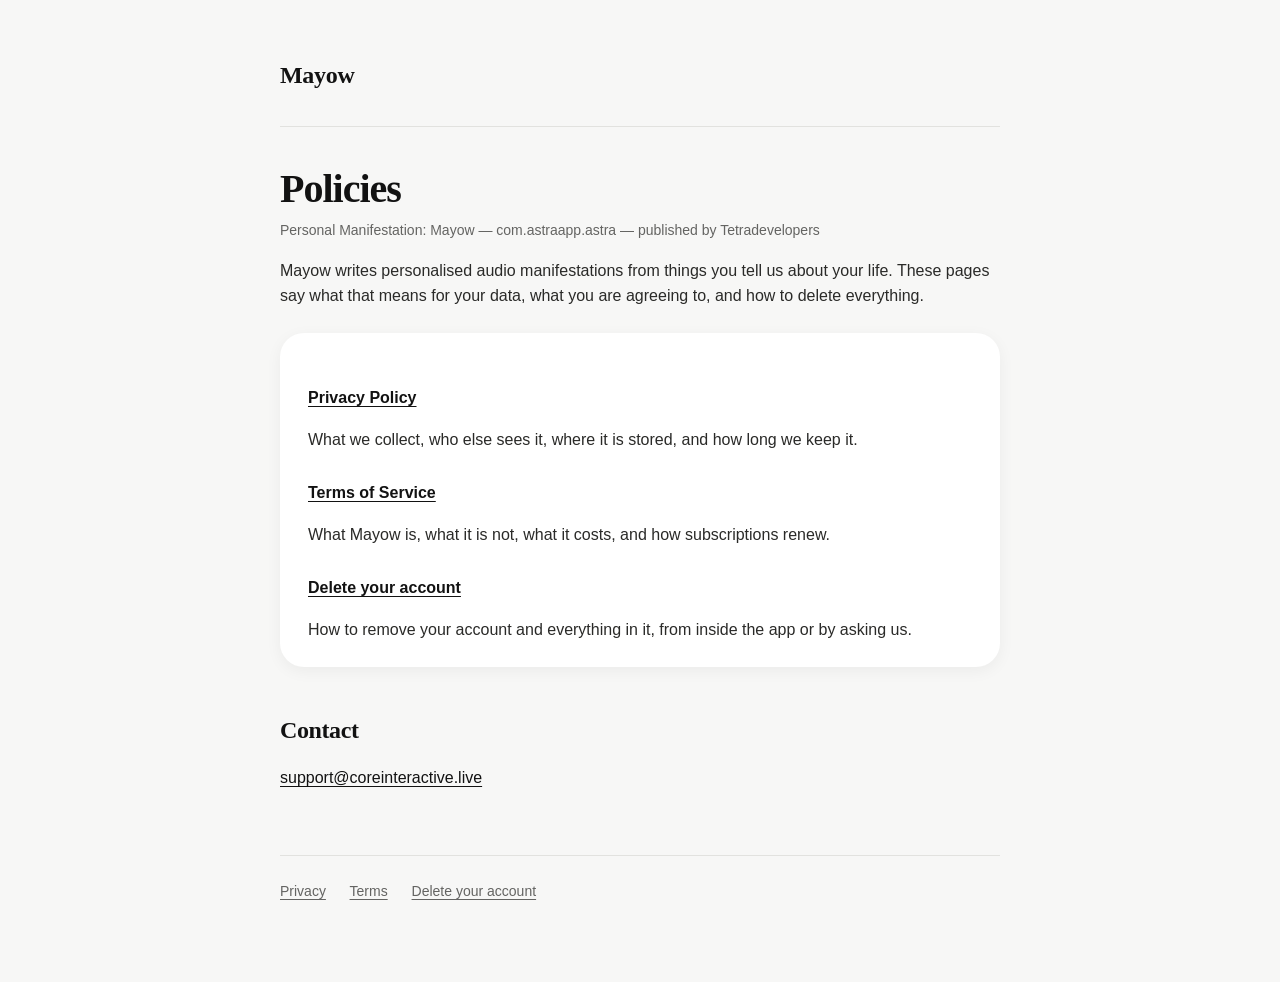
<file: index.html>
<!DOCTYPE html>
<html lang="en">
<head>
<meta charset="utf-8">
<meta name="viewport" content="width=device-width, initial-scale=1">
<title>Personal Manifestation: Mayow — Policies</title>
<link rel="stylesheet" href="legal.css">
</head>
<body>
<main>
  <header><span class="wordmark">Mayow</span></header>

  <h1>Policies</h1>
  <p class="updated">
    Personal Manifestation: Mayow &mdash; com.astraapp.astra &mdash;
    published by Tetradevelopers
  </p>

  <p>Mayow writes personalised audio manifestations from things you tell us
  about your life. These pages say what that means for your data, what you are
  agreeing to, and how to delete everything.</p>

  <div class="card">
    <h3><a href="privacy.html">Privacy Policy</a></h3>
    <p>What we collect, who else sees it, where it is stored, and how long we
    keep it.</p>

    <h3><a href="terms.html">Terms of Service</a></h3>
    <p>What Mayow is, what it is not, what it costs, and how subscriptions
    renew.</p>

    <h3><a href="delete-account.html">Delete your account</a></h3>
    <p style="margin-bottom:0">How to remove your account and everything in it,
    from inside the app or by asking us.</p>
  </div>

  <h2>Contact</h2>
  <p><a href="mailto:support@coreinteractive.live">support@coreinteractive.live</a></p>

  <footer>
    <a href="privacy.html">Privacy</a>
    <a href="terms.html">Terms</a>
    <a href="delete-account.html">Delete your account</a>
  </footer>
</main>
</body>
</html>
</file>
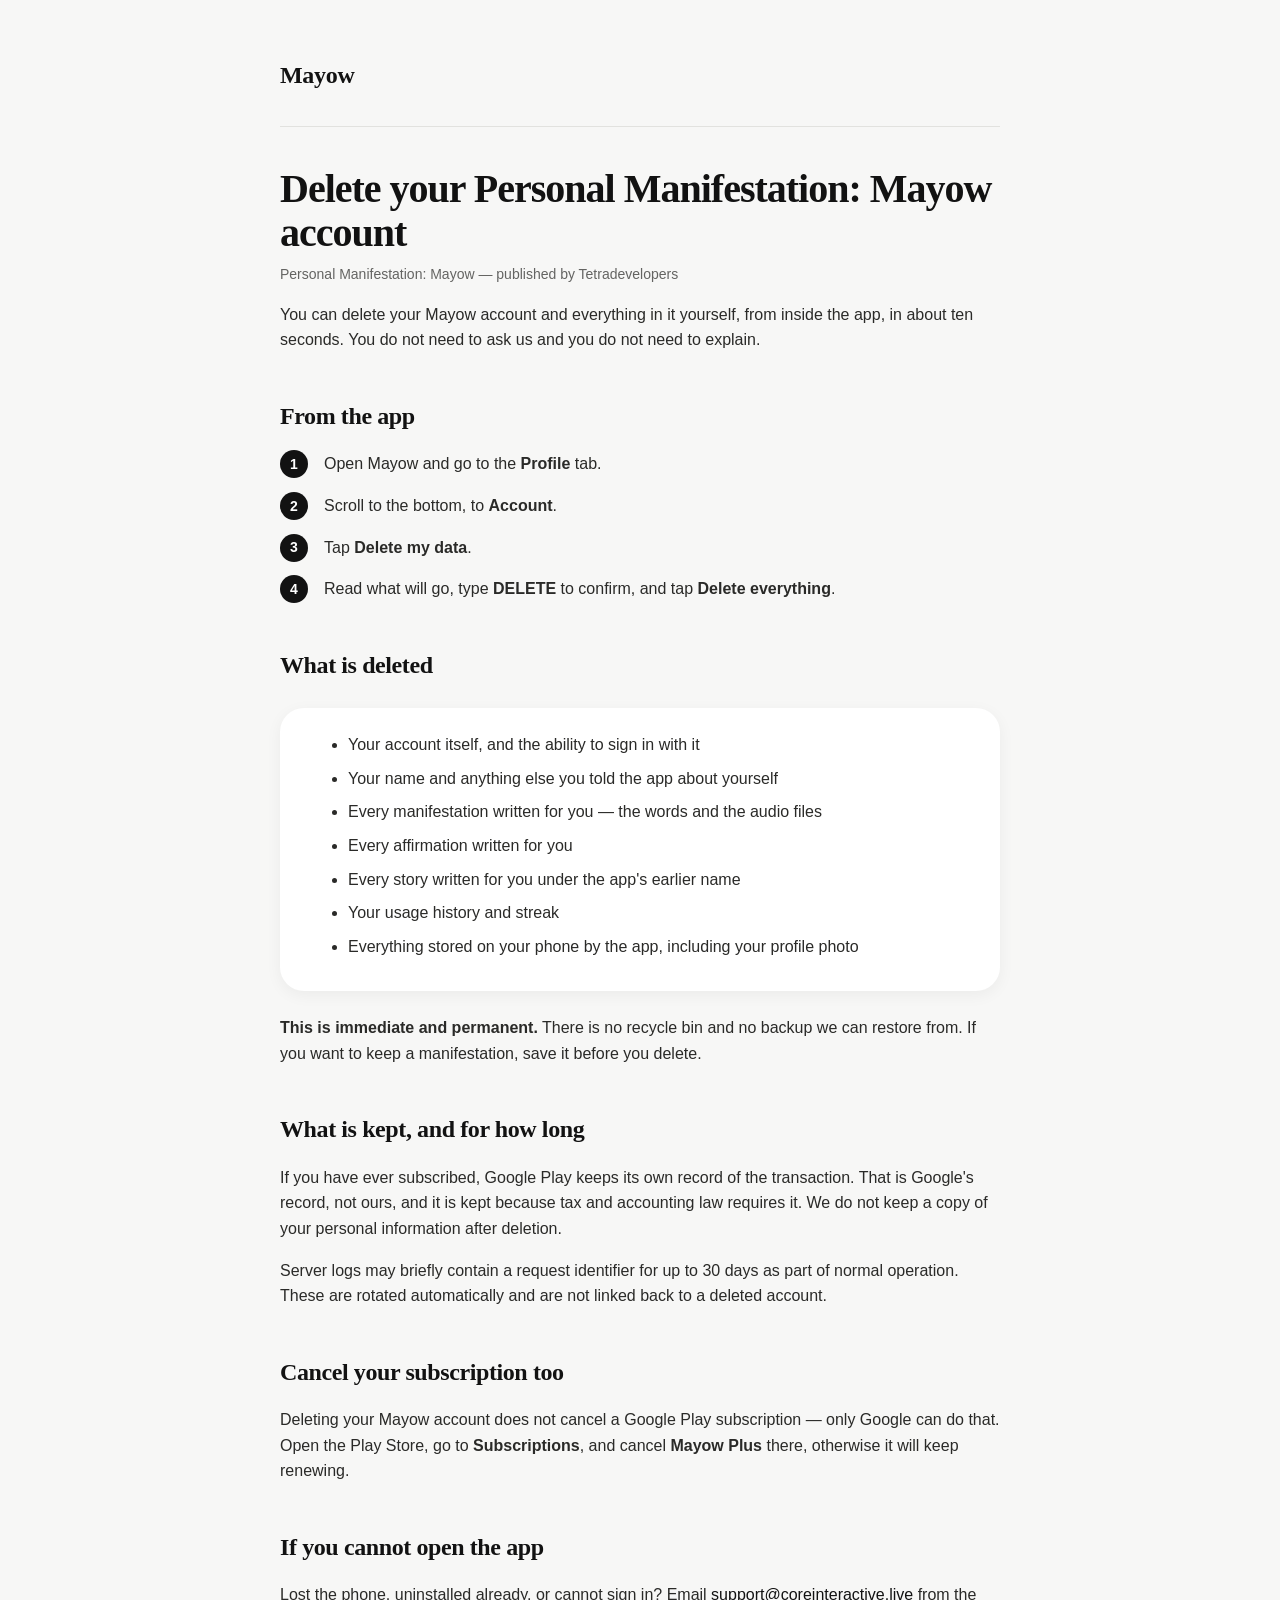
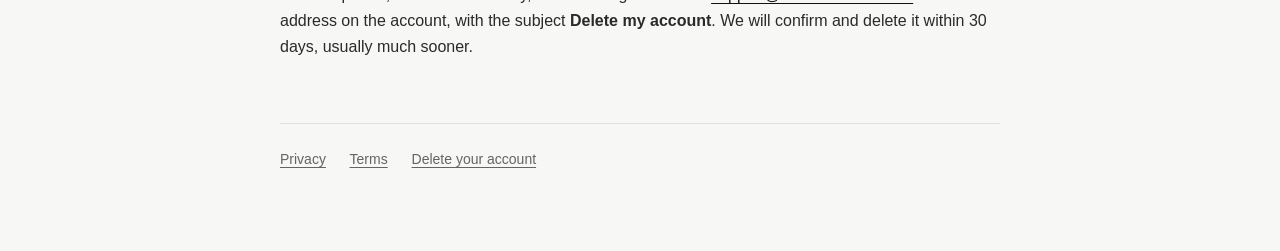
<file: delete-account.html>
<!DOCTYPE html>
<html lang="en">
<head>
<meta charset="utf-8">
<meta name="viewport" content="width=device-width, initial-scale=1">
<title>Delete your Personal Manifestation: Mayow account</title>
<link rel="stylesheet" href="legal.css">
</head>
<body>
<main>
  <header><a class="wordmark" href="index.html">Mayow</a></header>

  <h1>Delete your Personal Manifestation: Mayow account</h1>

  <!--
    The app is named three ways in the first hundred words on purpose: the
    listing name, the short name, and the package id.

    Google rejected this page once for exactly that. The listing had been
    renamed from Astra to Personal Manifestation: Mayow and this page had not,
    so a reviewer looking for the app named in the store could not find it
    here and could not confirm the two belonged together. The rule is that the
    page must reference the app, the developer, or the company as named in the
    Play listing; naming all three costs a line and removes the ambiguity.
  -->
  <p class="updated">
    Personal Manifestation: Mayow &mdash;
    published by Tetradevelopers
  </p>

  <p>You can delete your Mayow account and everything in it yourself, from
  inside the app, in about ten seconds. You do not need to ask us and you do
  not need to explain.</p>

  <h2>From the app</h2>
  <ol class="steps">
    <li>Open Mayow and go to the <strong>Profile</strong> tab.</li>
    <li>Scroll to the bottom, to <strong>Account</strong>.</li>
    <li>Tap <strong>Delete my data</strong>.</li>
    <li>Read what will go, type <strong>DELETE</strong> to confirm, and tap
    <strong>Delete everything</strong>.</li>
  </ol>

  <h2>What is deleted</h2>
  <div class="card">
    <ul style="margin:0">
      <li>Your account itself, and the ability to sign in with it</li>
      <li>Your name and anything else you told the app about yourself</li>
      <li>Every manifestation written for you &mdash; the words and the audio
      files</li>
      <li>Every affirmation written for you</li>
      <li>Every story written for you under the app's earlier name</li>
      <li>Your usage history and streak</li>
      <li>Everything stored on your phone by the app, including your profile
      photo</li>
    </ul>
  </div>

  <p><strong>This is immediate and permanent.</strong> There is no recycle bin
  and no backup we can restore from. If you want to keep a manifestation, save
  it before you delete.</p>

  <h2>What is kept, and for how long</h2>
  <p>If you have ever subscribed, Google Play keeps its own record of the
  transaction. That is Google's record, not ours, and it is kept because tax and
  accounting law requires it. We do not keep a copy of your personal
  information after deletion.</p>
  <p>Server logs may briefly contain a request identifier for up to 30 days as
  part of normal operation. These are rotated automatically and are not linked
  back to a deleted account.</p>

  <h2>Cancel your subscription too</h2>
  <p>Deleting your Mayow account does not cancel a Google Play subscription
  &mdash; only Google can do that. Open the Play Store, go to
  <strong>Subscriptions</strong>, and cancel <strong>Mayow Plus</strong> there,
  otherwise it will keep renewing.</p>

  <h2>If you cannot open the app</h2>
  <p>Lost the phone, uninstalled already, or cannot sign in? Email
  <a href="mailto:support@coreinteractive.live">support@coreinteractive.live</a>
  from the address on the account, with the subject
  <strong>Delete my account</strong>. We will confirm and delete it within 30
  days, usually much sooner.</p>

  <footer>
    <a href="privacy.html">Privacy</a>
    <a href="terms.html">Terms</a>
    <a href="delete-account.html">Delete your account</a>
  </footer>
</main>
</body>
</html>
</file>
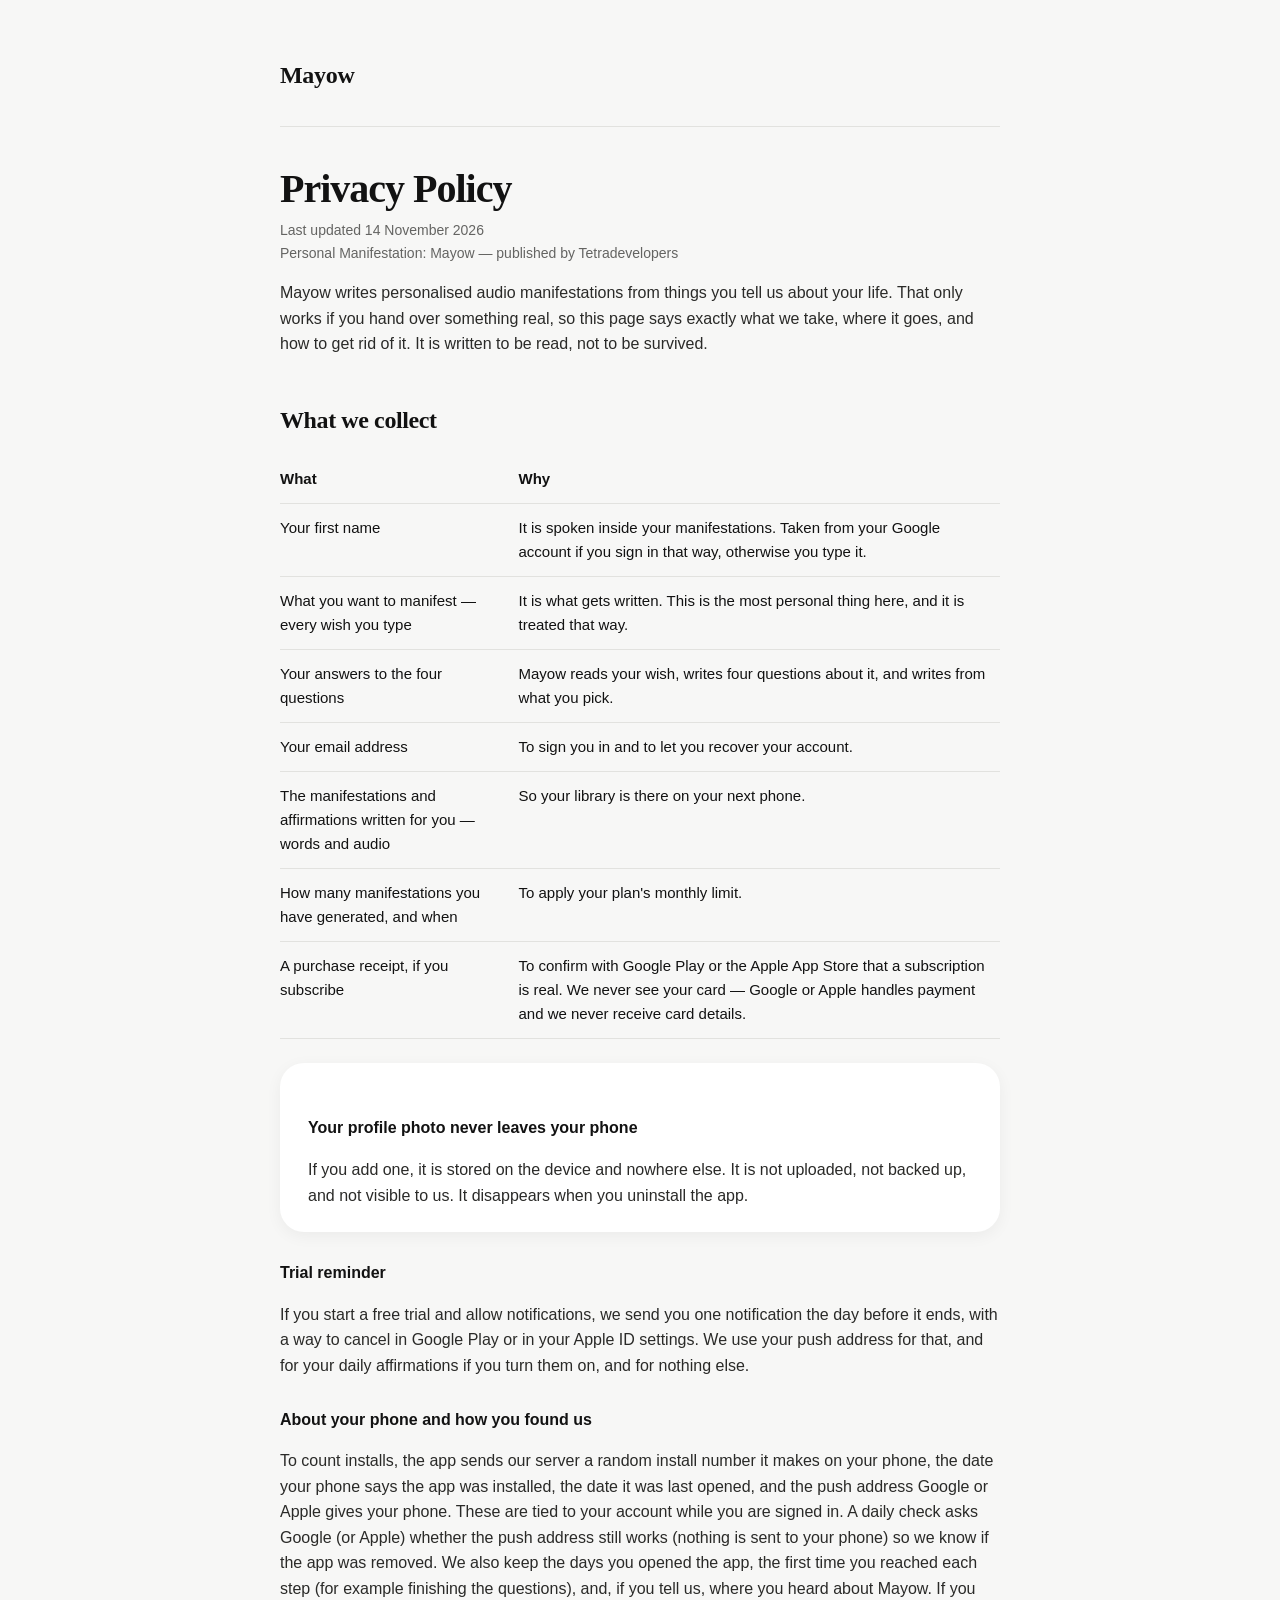
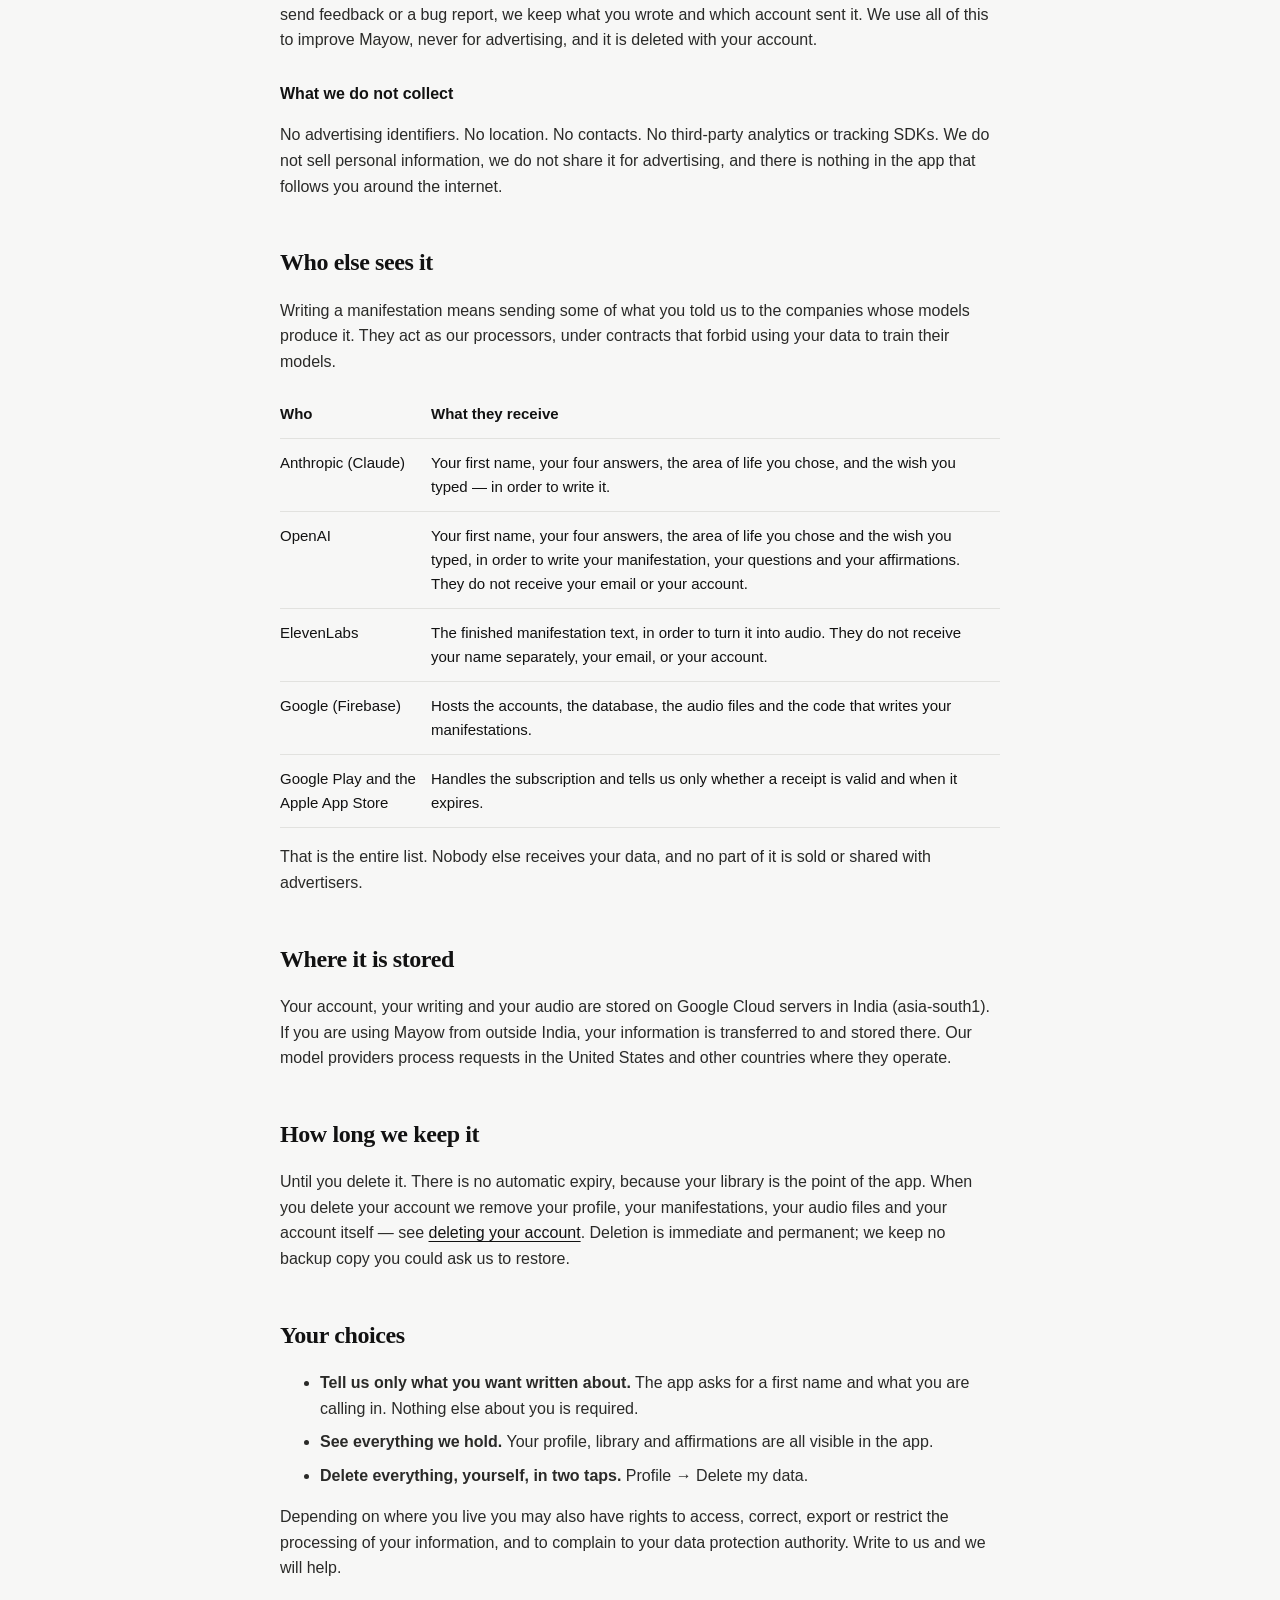
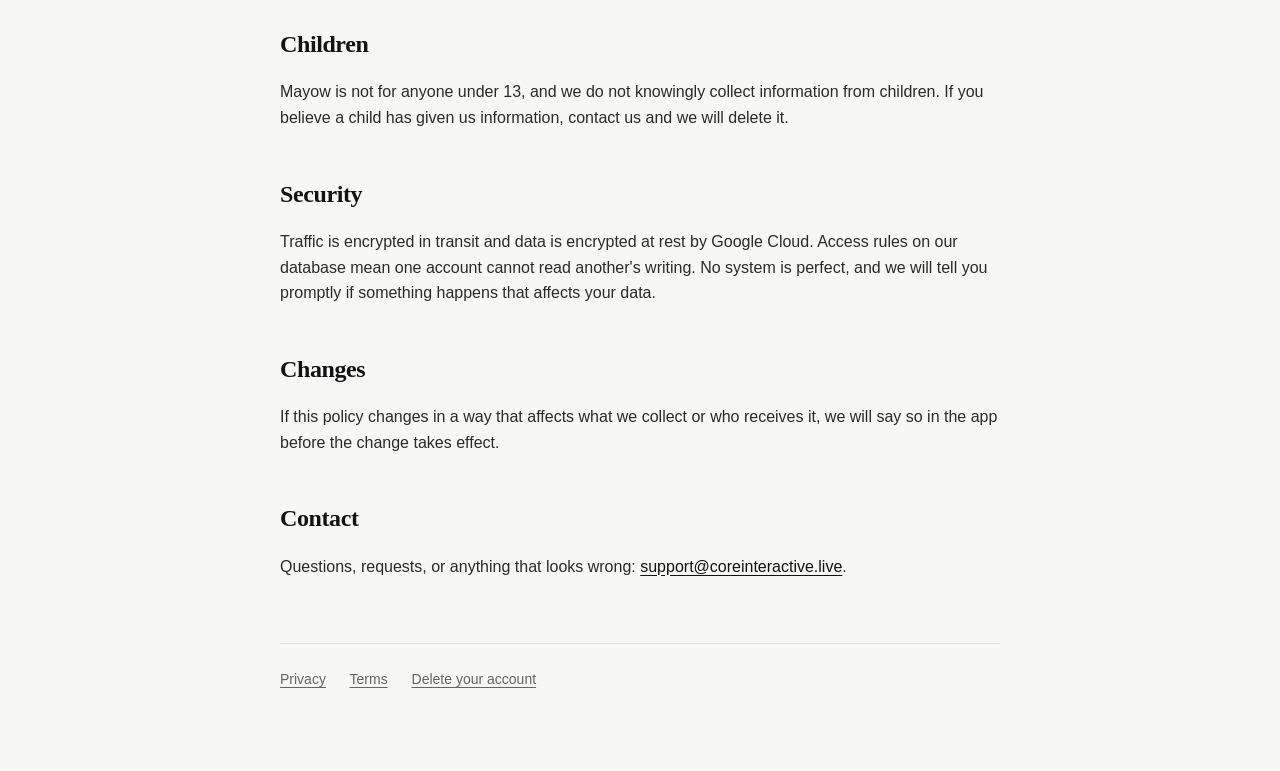
<file: privacy.html>
<!DOCTYPE html>
<html lang="en">
<head>
<meta charset="utf-8">
<meta name="viewport" content="width=device-width, initial-scale=1">
<title>Privacy Policy — Personal Manifestation: Mayow</title>
<link rel="stylesheet" href="legal.css">
</head>
<body>
<main>
  <header><a class="wordmark" href="index.html">Mayow</a></header>

  <h1>Privacy Policy</h1>
  <p class="updated">Last updated 14 November 2026</p>
  <p class="updated">
    Personal Manifestation: Mayow &mdash;
    published by Tetradevelopers
  </p>

  <p>Mayow writes personalised audio manifestations from things you tell us
  about your life. That only works if you hand over something real, so this page says
  exactly what we take, where it goes, and how to get rid of it. It is written
  to be read, not to be survived.</p>

  <h2>What we collect</h2>

  <table>
    <tr><th>What</th><th>Why</th></tr>
    <tr>
      <td>Your first name</td>
      <td>It is spoken inside your manifestations. Taken from your Google
      account if you sign in that way, otherwise you type it.</td>
    </tr>
    <tr>
      <td>What you want to manifest — every wish you type</td>
      <td>It is what gets written. This is the most personal thing here, and it
      is treated that way.</td>
    </tr>
    <tr>
      <td>Your answers to the four questions</td>
      <td>Mayow reads your wish, writes four questions about it, and writes from
      what you pick.</td>
    </tr>
    <tr>
      <td>Your email address</td>
      <td>To sign you in and to let you recover your account.</td>
    </tr>
    <tr>
      <td>The manifestations and affirmations written for you — words and
      audio</td>
      <td>So your library is there on your next phone.</td>
    </tr>
    <tr>
      <td>How many manifestations you have generated, and when</td>
      <td>To apply your plan's monthly limit.</td>
    </tr>
    <tr>
      <td>A purchase receipt, if you subscribe</td>
      <td>To confirm with Google Play or the Apple App Store that a subscription is real. We never see
      your card — Google or Apple handles payment and we never receive card details.</td>
    </tr>
  </table>

  <div class="card">
    <h3>Your profile photo never leaves your phone</h3>
    <p style="margin-bottom:0">If you add one, it is stored on the device and
    nowhere else. It is not uploaded, not backed up, and not visible to us. It
    disappears when you uninstall the app.</p>
  </div>

  <h3>Trial reminder</h3>
  <p>If you start a free trial and allow notifications, we send you one
  notification the day before it ends, with a way to cancel in Google Play or in your Apple ID settings. We
  use your push address for that, and for your daily affirmations if you turn
  them on, and for nothing else.</p>

  <h3>About your phone and how you found us</h3>
  <p>To count installs, the app sends our server a random install number it makes
  on your phone, the date your phone says the app was installed, the date it was
  last opened, and the push address Google or Apple gives your phone. These are tied to
  your account while you are signed in. A daily check asks Google (or Apple) whether the
  push address still works (nothing is sent to your phone) so we know if the app
  was removed. We also keep the days you opened the app, the first time you
  reached each step (for example finishing the questions), and, if you tell us,
  where you heard about Mayow. If you send feedback or a bug report, we keep
  what you wrote and which account sent it. We use all of this to improve
  Mayow, never for advertising, and it is deleted with your account.</p>

  <h3>What we do not collect</h3>
  <p>No advertising identifiers. No location. No contacts. No third-party
  analytics or tracking SDKs. We do not sell personal information, we do not
  share it for advertising, and there is nothing in the app that follows you
  around the internet.</p>

  <h2>Who else sees it</h2>

  <p>Writing a manifestation means sending some of what you told us to the companies
  whose models produce it. They act as our processors, under contracts that
  forbid using your data to train their models.</p>

  <table>
    <tr><th>Who</th><th>What they receive</th></tr>
    <tr>
      <td>Anthropic (Claude)</td>
      <td>Your first name, your four answers, the area of life you
      chose, and the wish you typed — in order to write it.</td>
    </tr>
    <tr>
      <td>OpenAI</td>
      <td>Your first name, your four answers, the area of life you chose and
      the wish you typed, in order to write your manifestation, your questions
      and your affirmations. They do not receive your email or your account.</td>
    </tr>
    <tr>
      <td>ElevenLabs</td>
      <td>The finished manifestation text, in order to turn it into audio. They
      do not receive your name separately, your email, or your account.</td>
    </tr>
    <tr>
      <td>Google (Firebase)</td>
      <td>Hosts the accounts, the database, the audio files and the code that
      writes your manifestations.</td>
    </tr>
    <tr>
      <td>Google Play and the Apple App Store</td>
      <td>Handles the subscription and tells us only whether a receipt is
      valid and when it expires.</td>
    </tr>
  </table>

  <p>That is the entire list. Nobody else receives your data, and no part of it
  is sold or shared with advertisers.</p>

  <h2>Where it is stored</h2>
  <p>Your account, your writing and your audio are stored on Google Cloud servers in
  India (asia-south1). If you are using Mayow from outside India, your
  information is transferred to and stored there. Our model providers process
  requests in the United States and other countries where they operate.</p>

  <h2>How long we keep it</h2>
  <p>Until you delete it. There is no automatic expiry, because your library is
  the point of the app. When you delete your account we remove your profile,
  your manifestations, your audio files and your account itself — see
  <a href="delete-account.html">deleting your account</a>. Deletion is immediate
  and permanent; we keep no backup copy you could ask us to restore.</p>

  <h2>Your choices</h2>
  <ul>
    <li><strong>Tell us only what you want written about.</strong> The app
    asks for a first name and what you are calling in. Nothing else about you
    is required.</li>
    <li><strong>See everything we hold.</strong> Your profile, library and
    affirmations are all visible in the app.</li>
    <li><strong>Delete everything, yourself, in two taps.</strong> Profile →
    Delete my data.</li>
  </ul>

  <p>Depending on where you live you may also have rights to access, correct,
  export or restrict the processing of your information, and to complain to
  your data protection authority. Write to us and we will help.</p>

  <h2>Children</h2>
  <p>Mayow is not for anyone under 13, and we do not knowingly collect
  information from children. If you believe a child has given us information,
  contact us and we will delete it.</p>

  <h2>Security</h2>
  <p>Traffic is encrypted in transit and data is encrypted at rest by Google
  Cloud. Access rules on our database mean one account cannot read another's
  writing. No system is perfect, and we will tell you promptly if something
  happens that affects your data.</p>

  <h2>Changes</h2>
  <p>If this policy changes in a way that affects what we collect or who
  receives it, we will say so in the app before the change takes effect.</p>

  <h2>Contact</h2>
  <p>Questions, requests, or anything that looks wrong:
  <a href="mailto:support@coreinteractive.live">support@coreinteractive.live</a>.</p>

  <footer>
    <a href="privacy.html">Privacy</a>
    <a href="terms.html">Terms</a>
    <a href="delete-account.html">Delete your account</a>
  </footer>
</main>
</body>
</html>
</file>
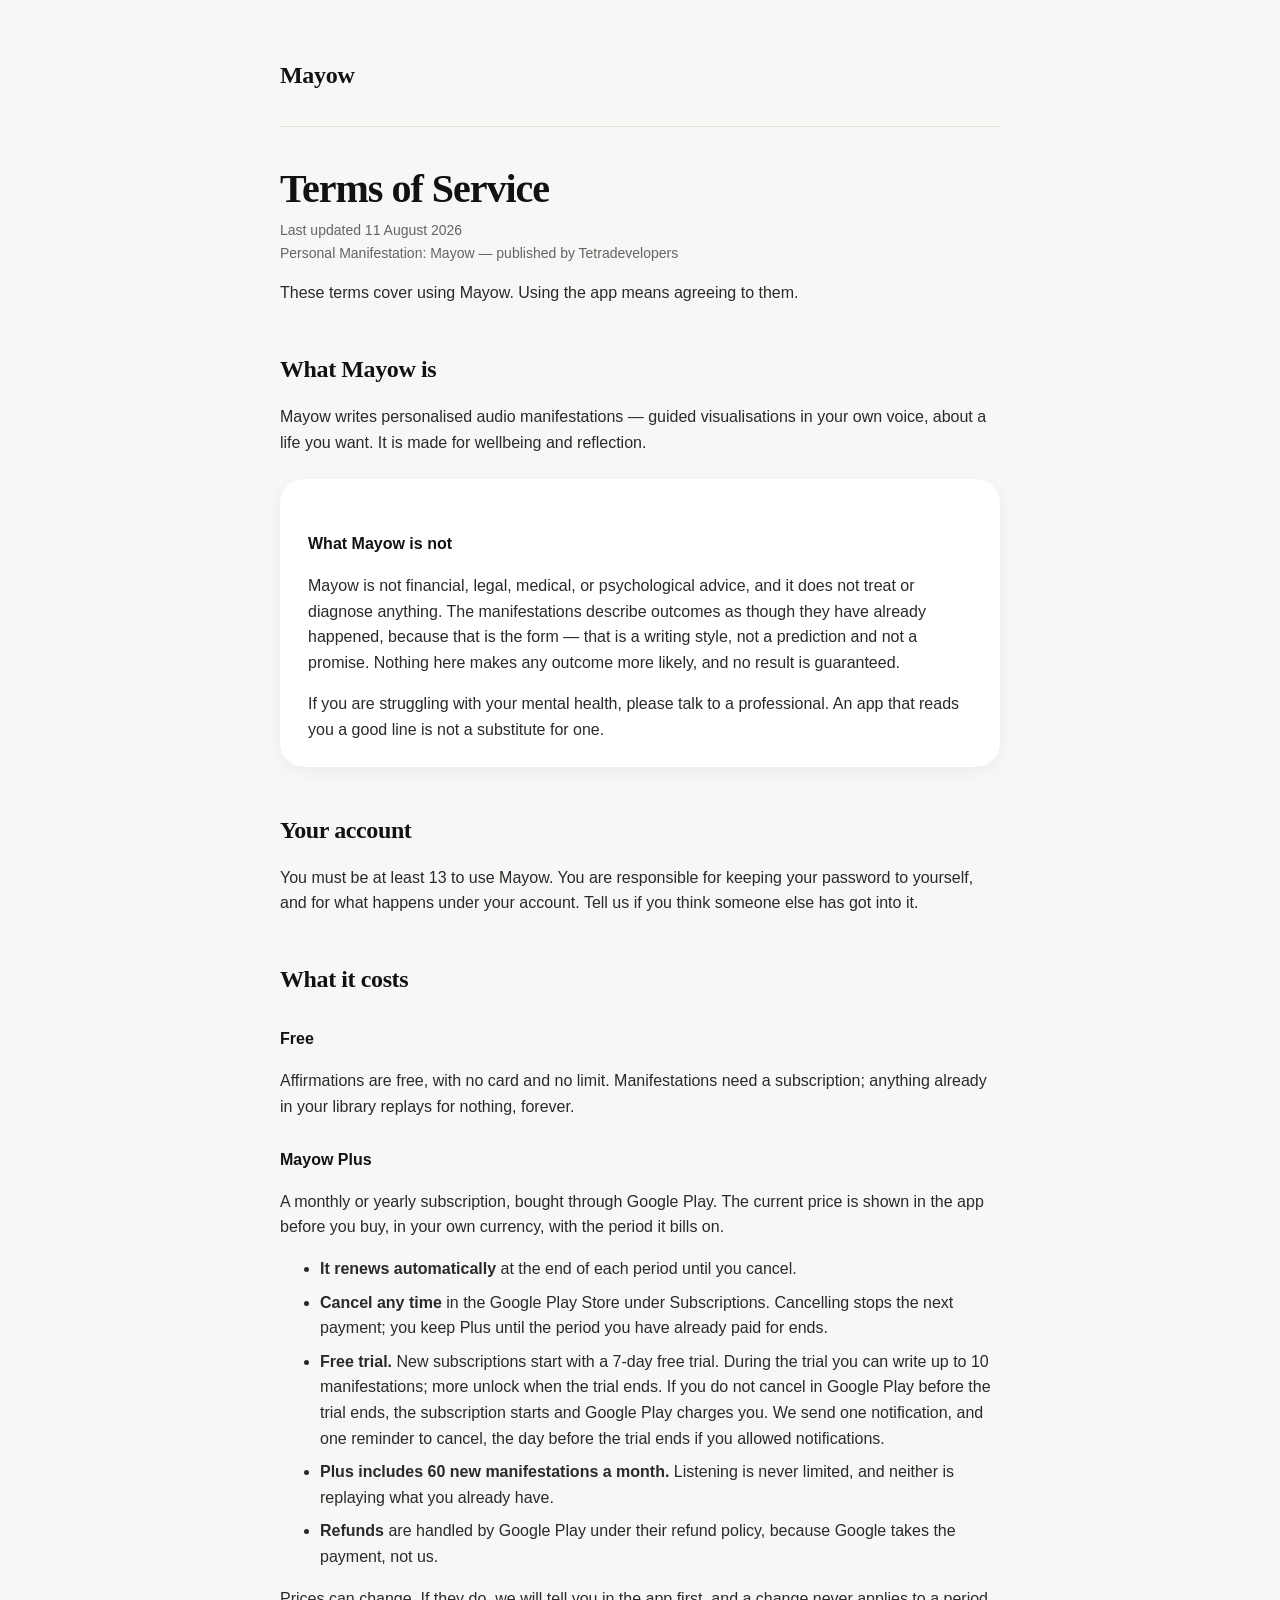
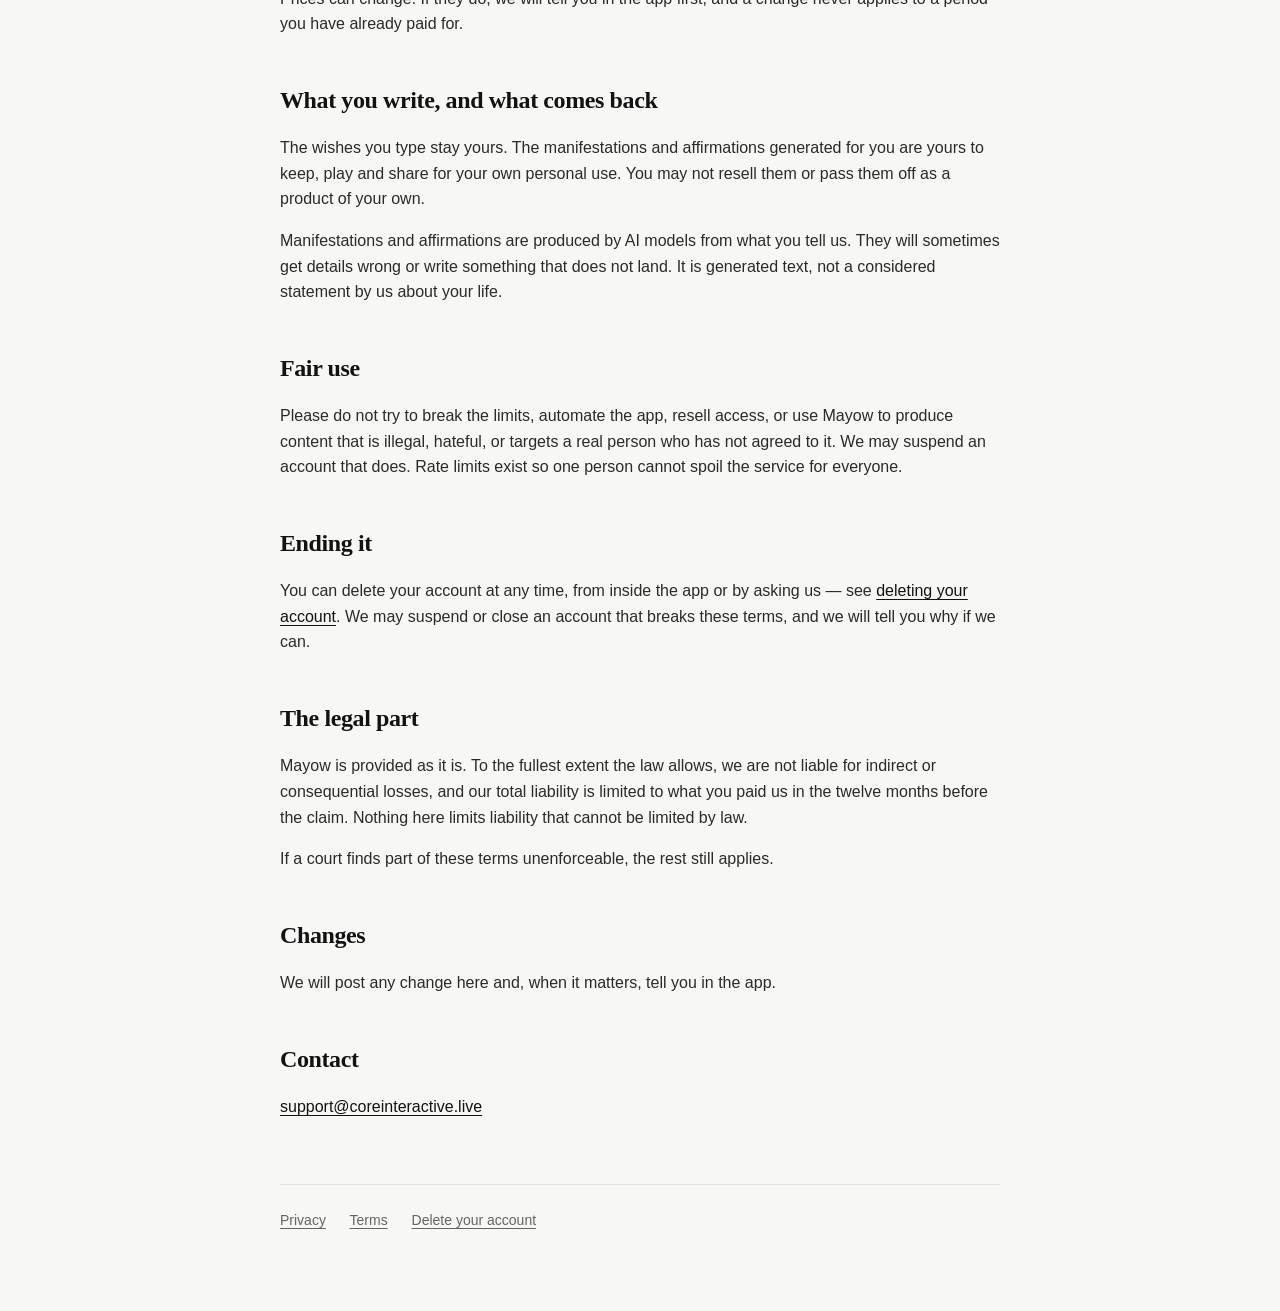
<file: terms.html>
<!DOCTYPE html>
<html lang="en">
<head>
<meta charset="utf-8">
<meta name="viewport" content="width=device-width, initial-scale=1">
<title>Terms of Service — Personal Manifestation: Mayow</title>
<link rel="stylesheet" href="legal.css">
</head>
<body>
<main>
  <header><a class="wordmark" href="index.html">Mayow</a></header>

  <h1>Terms of Service</h1>
  <p class="updated">Last updated 11 August 2026</p>

  <p class="updated">
    Personal Manifestation: Mayow &mdash;
    published by Tetradevelopers
  </p>

  <p>These terms cover using Mayow. Using the app means agreeing to them.</p>

  <h2>What Mayow is</h2>
  <p>Mayow writes personalised audio manifestations — guided visualisations in your own
  voice, about a life you want. It is made for wellbeing and reflection.</p>

  <div class="card">
    <h3>What Mayow is not</h3>
    <p>Mayow is not financial, legal, medical, or psychological advice, and it
    does not treat or diagnose anything. The manifestations describe outcomes as
    though they have already happened, because that is the form — that is a
    writing style, not a prediction and not a promise. Nothing here makes any
    outcome more likely, and no result is guaranteed.</p>
    <p style="margin-bottom:0">If you are struggling with your mental health,
    please talk to a professional. An app that reads you a good line is not a
    substitute for one.</p>
  </div>

  <h2>Your account</h2>
  <p>You must be at least 13 to use Mayow. You are responsible for keeping your
  password to yourself, and for what happens under your account. Tell us if you
  think someone else has got into it.</p>

  <h2>What it costs</h2>

  <h3>Free</h3>
  <p>Affirmations are free, with no card and no limit. Manifestations need a
  subscription; anything already in your library replays for nothing, forever.</p>

  <h3>Mayow Plus</h3>
  <p>A monthly or yearly subscription, bought through Google Play. The current
  price is shown in the app before you buy, in your own currency, with the
  period it bills on.</p>
  <ul>
    <li><strong>It renews automatically</strong> at the end of each period
    until you cancel.</li>
    <li><strong>Cancel any time</strong> in the Google Play Store under
    Subscriptions. Cancelling stops the next payment; you keep Plus until the
    period you have already paid for ends.</li>
    <li><strong>Free trial.</strong> New subscriptions start with a 7-day free
    trial. During the trial you can write up to 10 manifestations; more unlock
    when the trial ends. If you do not cancel in Google Play before the trial
    ends, the subscription starts and Google Play charges you. We send one
    notification, and one reminder to cancel, the day before the trial ends if
    you allowed notifications.</li>
    <li><strong>Plus includes 60 new manifestations a month.</strong> Listening is
    never limited, and neither is replaying what you already have.</li>
    <li><strong>Refunds</strong> are handled by Google Play under their refund
    policy, because Google takes the payment, not us.</li>
  </ul>
  <p>Prices can change. If they do, we will tell you in the app first, and a
  change never applies to a period you have already paid for.</p>

  <h2>What you write, and what comes back</h2>
  <p>The wishes you type stay yours. The manifestations and affirmations
  generated for you are yours to keep, play and share for your own personal
  use. You may not resell them or
  pass them off as a product of your own.</p>
  <p>Manifestations and affirmations are produced by AI models from what you
  tell us. They will
  sometimes get details wrong or write something that does not land. It is
  generated text, not a considered statement by us about your life.</p>

  <h2>Fair use</h2>
  <p>Please do not try to break the limits, automate the app, resell access, or
  use Mayow to produce content that is illegal, hateful, or targets a real
  person who has not agreed to it. We may suspend an account that does. Rate
  limits exist so one person cannot spoil the service for everyone.</p>

  <h2>Ending it</h2>
  <p>You can delete your account at any time, from inside the app or by asking
  us — see <a href="delete-account.html">deleting your account</a>. We may suspend
  or close an account that breaks these terms, and we will tell you why if we
  can.</p>

  <h2>The legal part</h2>
  <p>Mayow is provided as it is. To the fullest extent the law allows, we are
  not liable for indirect or consequential losses, and our total liability is
  limited to what you paid us in the twelve months before the claim. Nothing
  here limits liability that cannot be limited by law.</p>
  <p>If a court finds part of these terms unenforceable, the rest still
  applies.</p>

  <h2>Changes</h2>
  <p>We will post any change here and, when it matters, tell you in the app.</p>

  <h2>Contact</h2>
  <p><a href="mailto:support@coreinteractive.live">support@coreinteractive.live</a></p>

  <footer>
    <a href="privacy.html">Privacy</a>
    <a href="terms.html">Terms</a>
    <a href="delete-account.html">Delete your account</a>
  </footer>
</main>
</body>
</html>
</file>
<file: legal.css>
/* Shared styling for the legal pages, matching the app: ink on paper. */
:root {
  --ink: #121212;
  --dim: #646462;
  --line: #e2e2df;
  --paper: #f7f7f6;
}

* { box-sizing: border-box; }

body {
  margin: 0;
  padding: 0 20px 80px;
  background: var(--paper);
  color: var(--ink);
  font-family: Inter, -apple-system, BlinkMacSystemFont, "Segoe UI", Roboto, sans-serif;
  font-size: 16px;
  line-height: 1.6;
  -webkit-font-smoothing: antialiased;
}

main { max-width: 720px; margin: 0 auto; }

header {
  padding: 56px 0 32px;
  border-bottom: 1px solid var(--line);
  margin-bottom: 40px;
}

.wordmark {
  font-family: "Playfair Display", Georgia, serif;
  font-weight: 700;
  font-size: 24px;
  letter-spacing: -0.3px;
  text-decoration: none;
  color: var(--ink);
}

h1 {
  font-family: "Playfair Display", Georgia, serif;
  font-weight: 700;
  font-size: 40px;
  line-height: 1.1;
  letter-spacing: -1px;
  margin: 24px 0 8px;
}

h2 {
  font-family: "Playfair Display", Georgia, serif;
  font-weight: 700;
  font-size: 24px;
  letter-spacing: -0.4px;
  margin: 44px 0 12px;
}

h3 { font-size: 16px; font-weight: 600; margin: 28px 0 6px; }

.updated { color: var(--dim); font-size: 14px; margin: 0; }

p, li { color: #2a2a28; }
li { margin-bottom: 8px; }

a { color: var(--ink); text-decoration: underline; text-underline-offset: 3px; }

table {
  width: 100%;
  border-collapse: collapse;
  margin: 16px 0;
  font-size: 15px;
}

th, td {
  text-align: left;
  padding: 12px 12px 12px 0;
  border-bottom: 1px solid var(--line);
  vertical-align: top;
}

th { font-weight: 600; }

.card {
  background: #fff;
  border-radius: 24px;
  padding: 24px 28px;
  margin: 24px 0;
  box-shadow: 0 4px 16px rgba(0, 0, 0, 0.05);
}

.steps { counter-reset: step; list-style: none; padding: 0; }

.steps li {
  counter-increment: step;
  position: relative;
  padding-left: 44px;
  margin-bottom: 16px;
}

.steps li::before {
  content: counter(step);
  position: absolute;
  left: 0;
  top: -1px;
  width: 28px;
  height: 28px;
  border-radius: 999px;
  background: var(--ink);
  color: #fff;
  font-size: 14px;
  font-weight: 600;
  display: flex;
  align-items: center;
  justify-content: center;
}

footer {
  margin-top: 64px;
  padding-top: 24px;
  border-top: 1px solid var(--line);
  color: var(--dim);
  font-size: 14px;
}

footer a { color: var(--dim); margin-right: 20px; }

@media (max-width: 520px) {
  h1 { font-size: 32px; }
  header { padding-top: 36px; }
}
</file>
